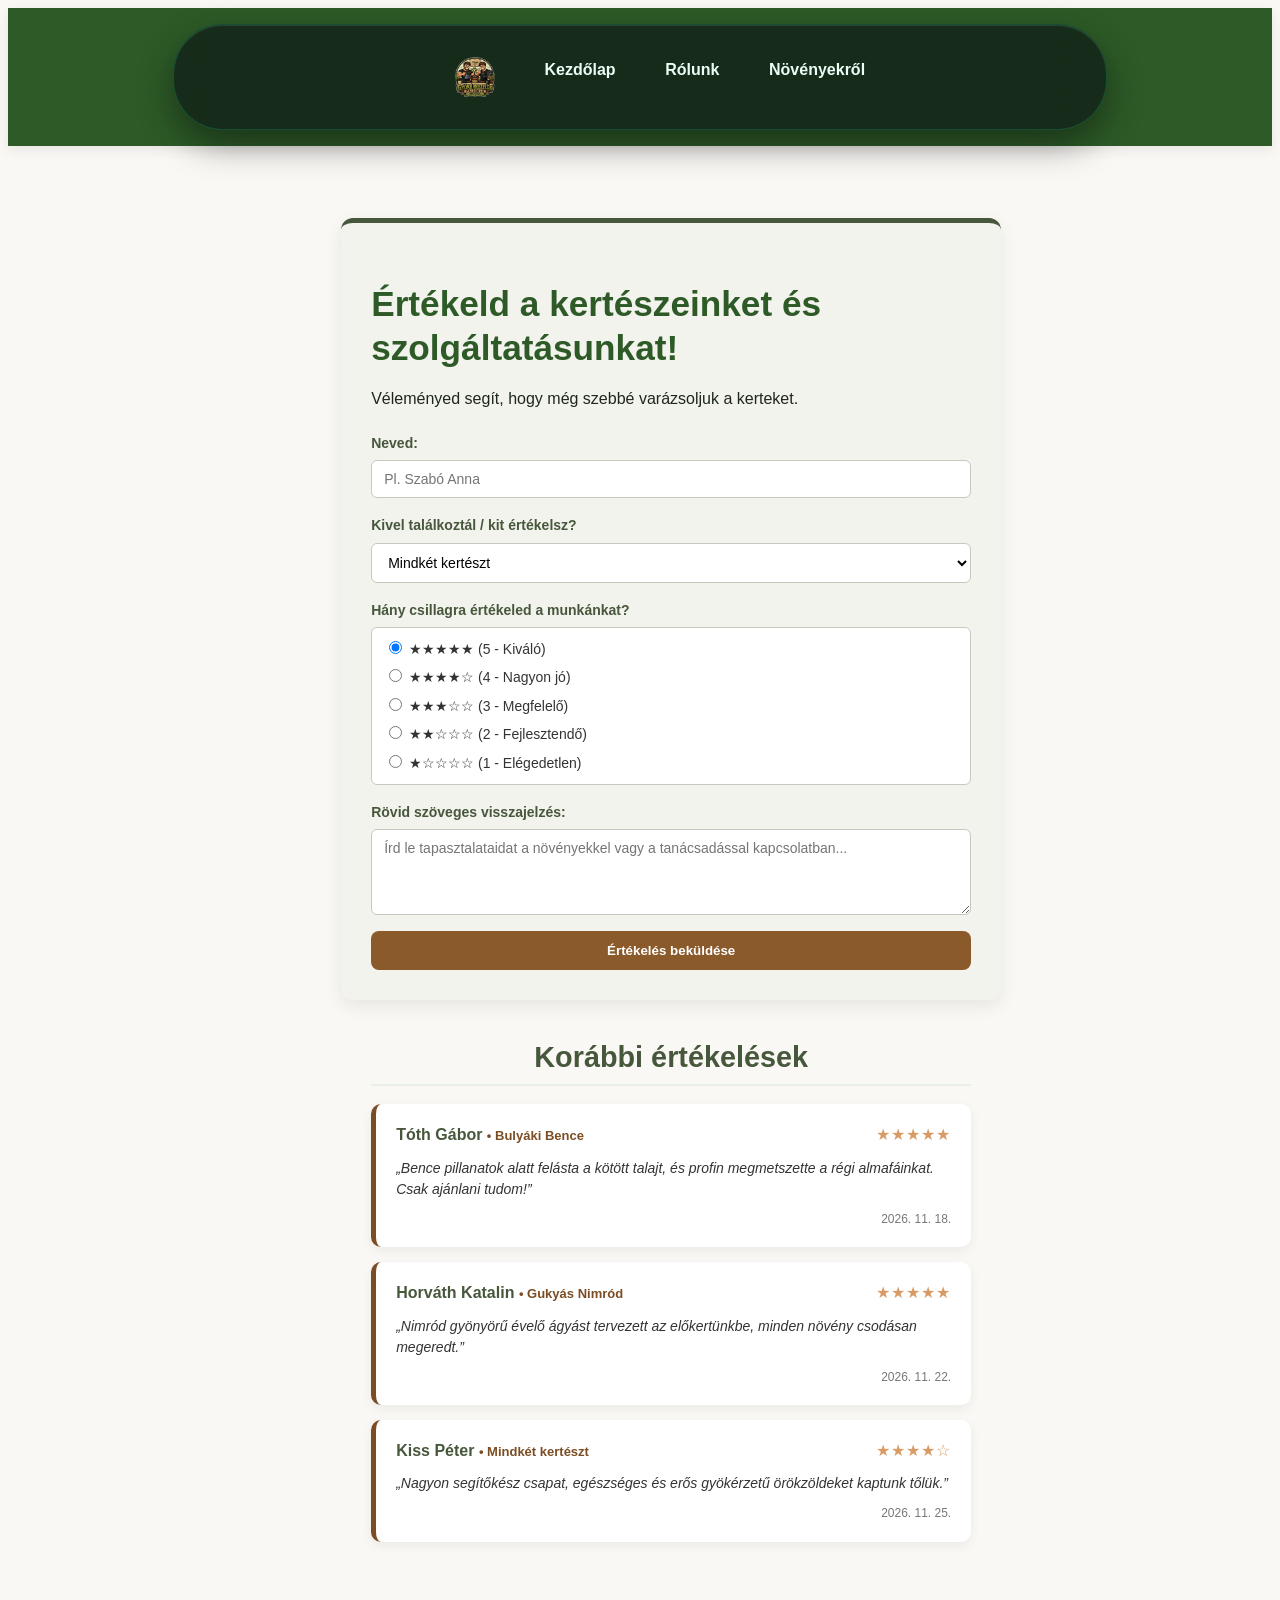
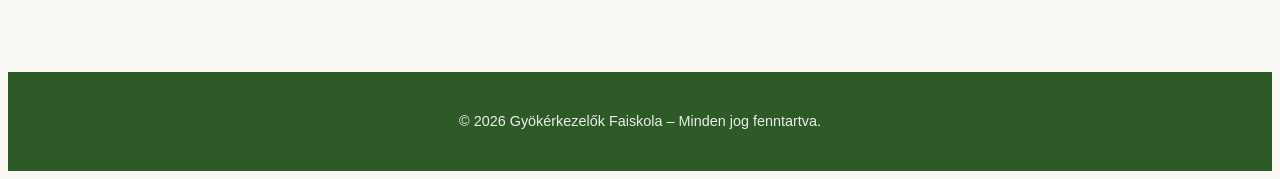
<file: ertekeles.html>
<!DOCTYPE html>
<html lang="hu">

<head>
  <meta charset="UTF-8">
  <meta name="viewport" content="width=device-width, initial-scale=1.0">
  <link rel="stylesheet" href="css/styles.css">
  <title>Gyökérkezelők | Értékelések</title>
</head>

<body>
  <header>
    <nav class="navbar" aria-label="Fő navigáció">
      <ul class="nav-links">
        <a href="index.html" class="logo">
          <img src="logo.png" alt="logo">
        </a>
        <a href="index.html"><strong>Kezdőlap</strong></a>
        <a href="rolunk.html"><strong>Rólunk</strong></a>
        <a href="novenyekrol.html"><strong>Növényekről</strong></a>
      </ul>
    </nav>
  </header>

  <main>
    <section class="ertekeles-szekcio">
      <h1>Értékeld a kertészeinket és szolgáltatásunkat!</h1>
      <p>Véleményed segít, hogy még szebbé varázsoljuk a kerteket.</p>

      <form id="ertekelesForm" class="ertekeles-urlap">
        <div class="urlap-csoport">
          <label for="nev">Neved:</label>
          <input type="text" id="nev" name="nev" placeholder="Pl. Szabó Anna" required>
        </div>

        <div class="urlap-csoport">
          <label for="kertesz">Kivel találkoztál / kit értékelsz?</label>
          <select id="kertesz" name="kertesz">
            <option value="Mindkét kertészt">Mindkét kertészt</option>
            <option value="Bulyáki Bence">Bulyáki Bence (Kertészmérnök)</option>
            <option value="Gulyás Nimród">Gukyás Nimród (Dísznövény szakértő)</option>
          </select>
        </div>

        <div class="urlap-csoport">
          <label>Hány csillagra értékeled a munkánkat?</label>
          <div class="csillag-valaszto">
            <label><input type="radio" name="csillag" value="5" checked> ★★★★★ (5 - Kiváló)</label>
            <label><input type="radio" name="csillag" value="4"> ★★★★☆ (4 - Nagyon jó)</label>
            <label><input type="radio" name="csillag" value="3"> ★★★☆☆ (3 - Megfelelő)</label>
            <label><input type="radio" name="csillag" value="2"> ★★☆☆☆ (2 - Fejlesztendő)</label>
            <label><input type="radio" name="csillag" value="1"> ★☆☆☆☆ (1 - Elégedetlen)</label>
          </div>
        </div>

        <div class="urlap-csoport">
          <label for="uzenet">Rövid szöveges visszajelzés:</label>
          <textarea id="uzenet" name="uzenet" rows="4" placeholder="Írd le tapasztalataidat a növényekkel vagy a tanácsadással kapcsolatban..." required></textarea>
        </div>

        <button type="submit" class="btn">Értékelés beküldése</button>
      </form>

      <div id="visszajelzesDoboz" class="visszajelzes-doboz" style="display: none;">
        <h3>Köszönjük az értékelést, <span id="bekuldoNeve"></span>! 🌱</h3>
        <p>Véleményedet rögzítettük és már láthatod is lentebb a listában.</p>
        <button type="button" class="btn" onclick="ujErtekeles()">Új értékelés írása</button>
      </div>
    </section>

    <section class="korabbi-ertekelesek-szekcio">
      <h2>Korábbi értékelések</h2>
      <div id="ertekelesLista" class="ertekeles-lista"></div>
    </section>
  </main>

  <footer>
    <p>&copy; 2026 Gyökérkezelők Faiskola – Minden jog fenntartva.</p>
  </footer>

  <script>
    const alapErtekelesek = [
      {
        nev: "Tóth Gábor",
        kertesz: "Bulyáki Bence",
        csillag: 5,
        uzenet: "Bence pillanatok alatt felásta a kötött talajt, és profin megmetszette a régi almafáinkat. Csak ajánlani tudom!",
        datum: "2026. 11. 18."
      },
      {
        nev: "Horváth Katalin",
        kertesz: "Gukyás Nimród",
        csillag: 5,
        uzenet: "Nimród gyönyörű évelő ágyást tervezett az előkertünkbe, minden növény csodásan megeredt.",
        datum: "2026. 11. 22."
      },
      {
        nev: "Kiss Péter",
        kertesz: "Mindkét kertészt",
        csillag: 4,
        uzenet: "Nagyon segítőkész csapat, egészséges és erős gyökérzetű örökzöldeket kaptunk tőlük.",
        datum: "2026. 11. 25."
      }
    ];

    function ertekelesekBetoltese() {
      const mentett = localStorage.getItem('gyokerkezelok_ertekelesek_v2');
      const lista = mentett ? JSON.parse(mentett) : alapErtekelesek;
      megjelenites(lista);
    }

    function csillagokGeneralasa(szam) {
      const teli = '★'.repeat(szam);
      const ures = '☆'.repeat(5 - szam);
      return teli + ures;
    }

    function megjelenites(lista) {
      const kontener = document.getElementById('ertekelesLista');
      kontener.innerHTML = '';

      lista.forEach(item => {
        const kartya = document.createElement('article');
        kartya.className = 'ertekeles-kartya';
        kartya.innerHTML = `
          <div class="ertekeles-fejlec">
            <div>
              <strong>${item.nev}</strong>
              <span class="ertekelt-celpont">• ${item.kertesz}</span>
            </div>
            <span class="ertekeles-csillagok">${csillagokGeneralasa(item.csillag)}</span>
          </div>
          <p class="ertekeles-szoveg">„${item.uzenet}”</p>
          <span class="ertekeles-datum">${item.datum}</span>
        `;
        kontener.appendChild(kartya);
      });
    }

    document.getElementById('ertekelesForm').addEventListener('submit', function(e) {
      e.preventDefault();

      const nev = document.getElementById('nev').value;
      const kertesz = document.getElementById('kertesz').value;
      const csillag = parseInt(document.querySelector('input[name="csillag"]:checked').value);
      const uzenet = document.getElementById('uzenet').value;
      const ma = new Date().toLocaleDateString('hu-HU');

      const ujElem = { nev, kertesz, csillag, uzenet, datum: ma };

      const mentett = localStorage.getItem('gyokerkezelok_ertekelesek_v2');
      const lista = mentett ? JSON.parse(mentett) : [...alapErtekelesek];
      lista.unshift(ujElem);

      localStorage.setItem('gyokerkezelok_ertekelesek_v2', JSON.stringify(lista));
      megjelenites(lista);

      document.getElementById('bekuldoNeve').textContent = nev;
      document.getElementById('ertekelesForm').style.display = 'none';
      document.getElementById('visszajelzesDoboz').style.display = 'block';
      this.reset();
    });

    function ujErtekeles() {
      document.getElementById('visszajelzesDoboz').style.display = 'none';
      document.getElementById('ertekelesForm').style.display = 'flex';
    }

    ertekelesekBetoltese();
  </script>
</body>

</html>
</file>
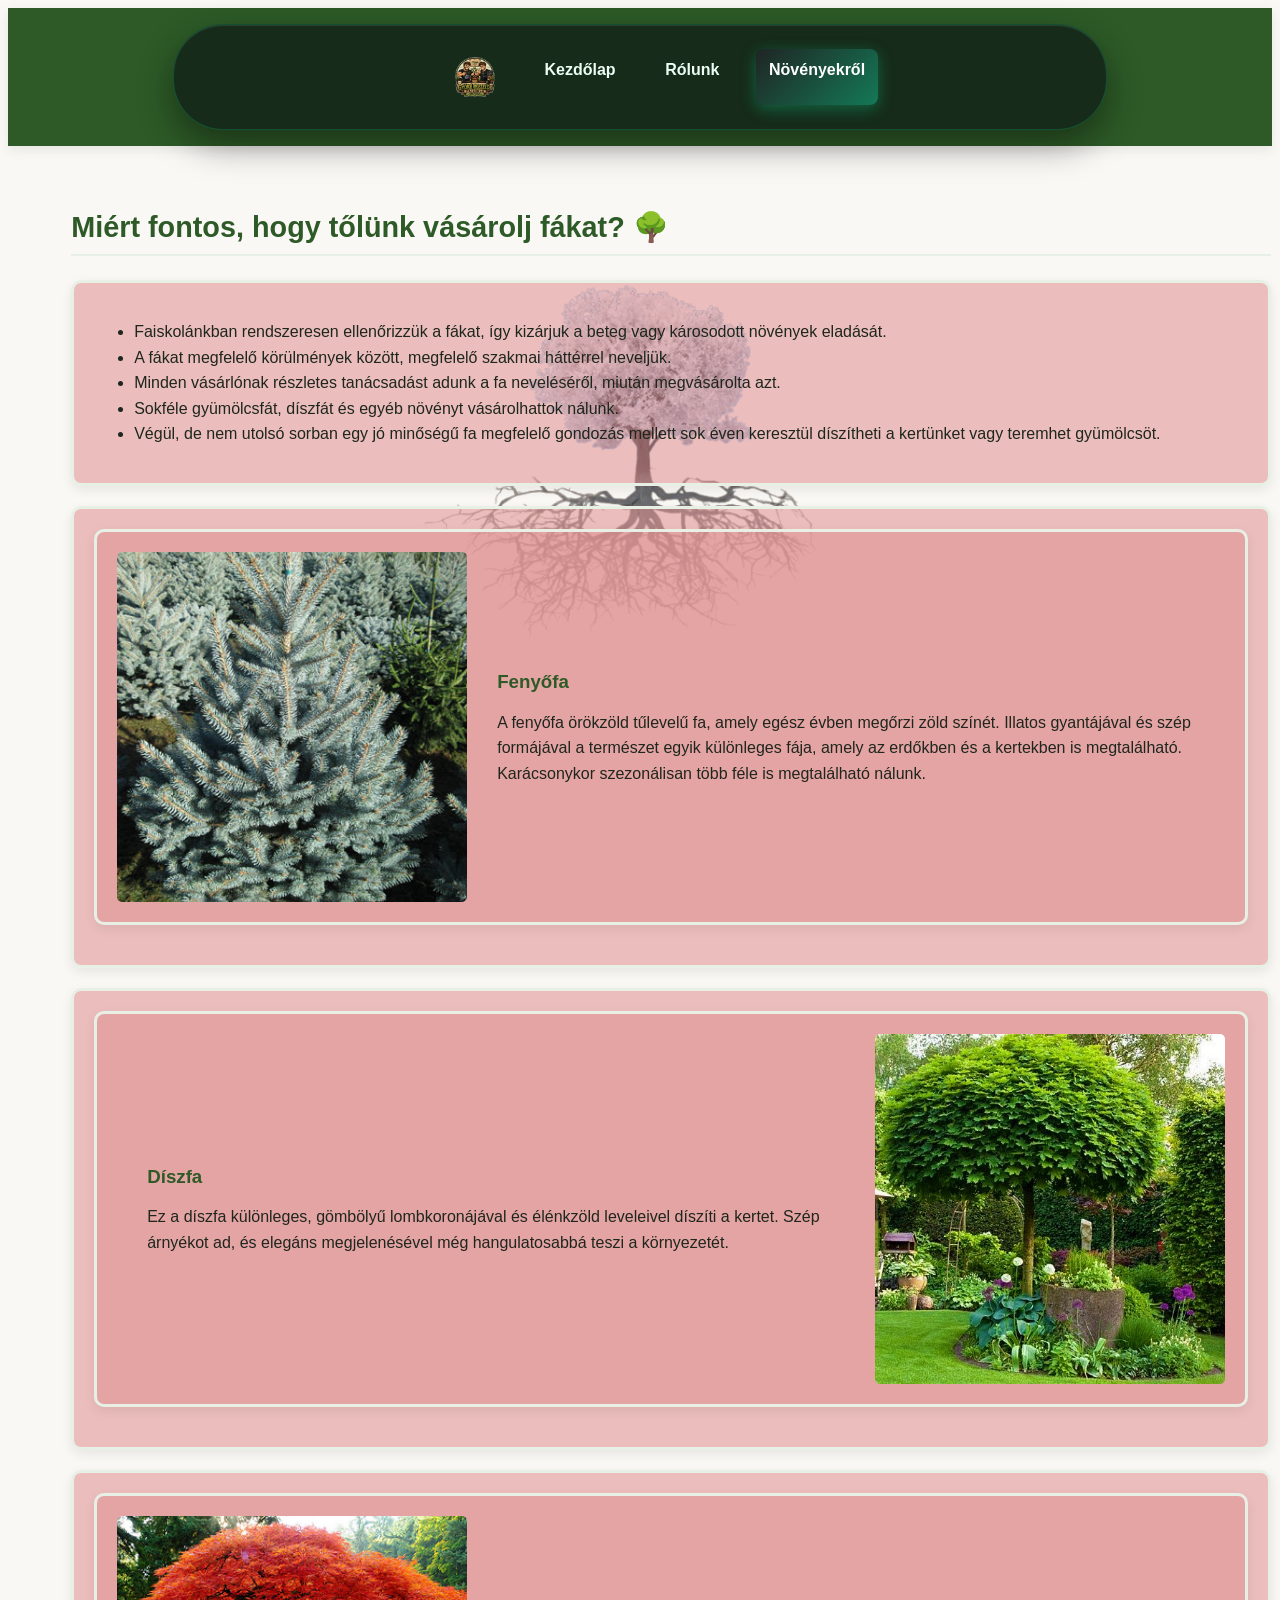
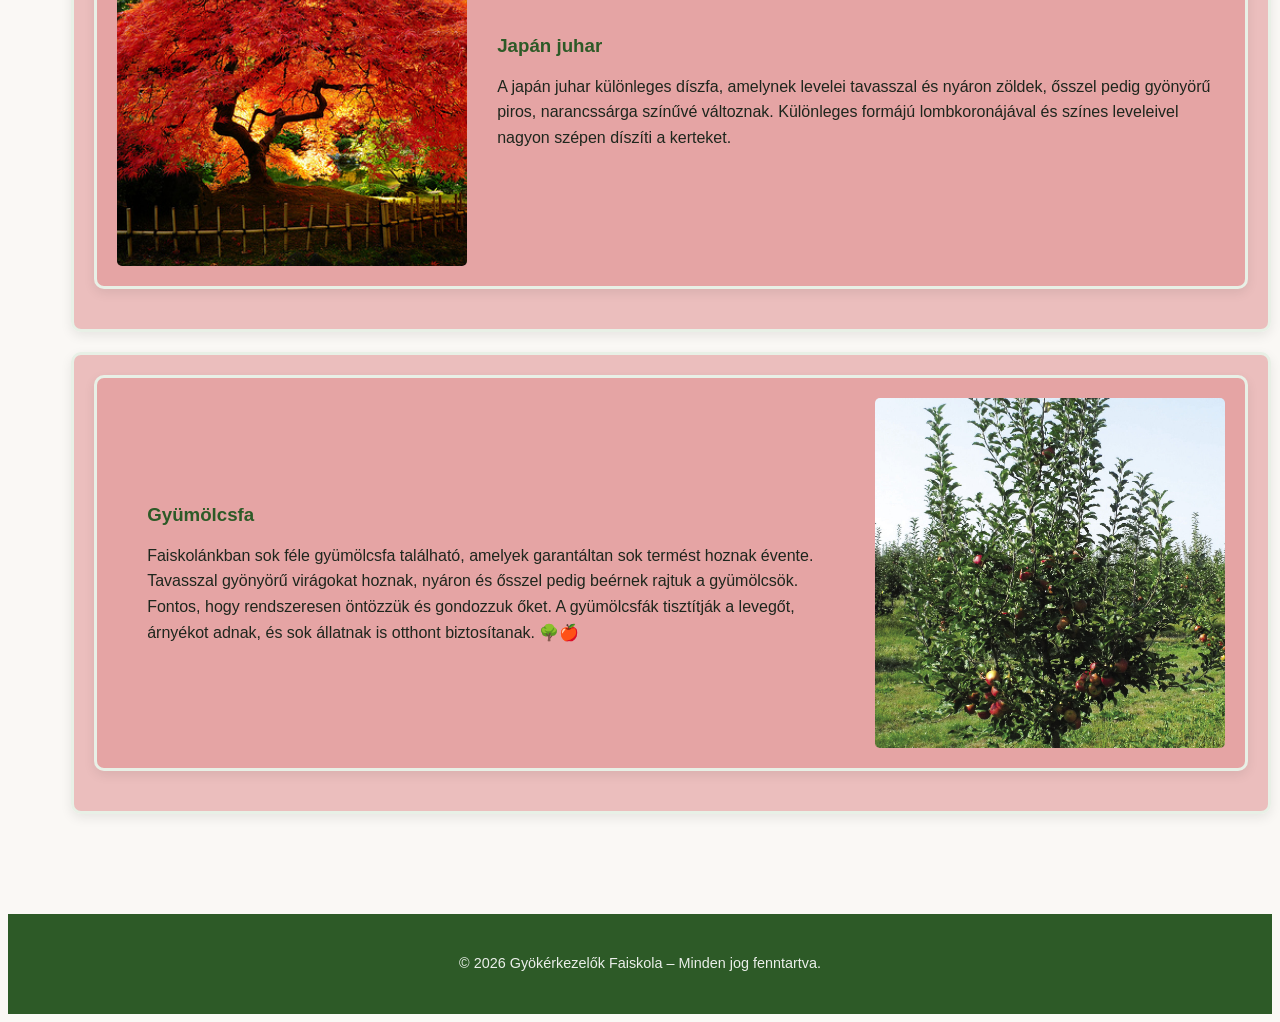
<file: novenyekrol.html>
<!DOCTYPE html>
<html lang="hu">

<head>
  <meta charset="UTF-8">
  <meta name="viewport" content="width=device-width, initial-scale=1.0">
  <title>Növényekről</title>
  <link rel="stylesheet" href="css/styles.css">
</head>

<body>
  <header>
    <nav class="navbar" aria-label="Fő navigáció">
      <ul class="nav-links">
        <a href="index.html" class="logo">
          <img src="logo.png" alt="logo">
        </a>
        <a href="index.html"><strong>Kezdőlap</strong></a>
        <a href="rolunk.html"><strong>Rólunk</strong></a>
        <a href="novenyekrol.html" class="active"><strong>Növényekről</strong></a>
      </ul>
    </nav>
  </header>

  <main>
    <div class="card1">
      <h2>Miért fontos, hogy tőlünk vásárolj fákat? 🌳</h2>
      <section class="grid-container">
        <article class="card">
          <ul>
            <li>Faiskolánkban rendszeresen ellenőrizzük a fákat, így kizárjuk a beteg vagy károsodott növények eladását.
            </li>
            <li>A fákat megfelelő körülmények között, megfelelő szakmai háttérrel neveljük.</li>
            <li>Minden vásárlónak részletes tanácsadást adunk a fa neveléséről, miután megvásárolta azt.</li>
            <li>Sokféle gyümölcsfát, díszfát és egyéb növényt vásárolhattok nálunk.</li>
            <li>Végül, de nem utolsó sorban egy jó minőségű fa megfelelő gondozás mellett sok éven keresztül díszítheti
              a kertünket vagy teremhet gyümölcsöt.</li>
          </ul>
    </div>
    </div>
    </article>

    <div class="card">
      <article class="card">
        <img src="kepek/fenyofa.png" alt="fenyofa">
        <div class="card-body">
          <h3>Fenyőfa</h3>
          <p>A fenyőfa örökzöld tűlevelű fa, amely egész évben megőrzi zöld színét. Illatos gyantájával és szép
            formájával a természet egyik különleges fája, amely az erdőkben és a kertekben is megtalálható. Karácsonykor
            szezonálisan több féle is megtalálható nálunk. </p>
        </div>
        <div class="card-footer">
        </div>
      </article>
    </div>

    <div class="card">
      <article class="card forditott">
        <img src="kepek/diszfa.png" alt="diszfa">
        <div class="card-body">
          <h3>Díszfa</h3>
          <p>Ez a díszfa különleges, gömbölyű lombkoronájával és élénkzöld leveleivel díszíti a kertet. Szép árnyékot
            ad, és elegáns megjelenésével még hangulatosabbá teszi a környezetét. </p>
        </div>
        <div class="card-footer">
        </div>
      </article>
    </div>

    <div class="card">
      <article class="card">
        <img src="kepek/japan_juhar.png" alt="japan_juhar">
        <div class="card-body">
          <h3>Japán juhar</h3>
          <p>A japán juhar különleges díszfa, amelynek levelei tavasszal és nyáron zöldek, ősszel pedig gyönyörű piros,
            narancssárga színűvé változnak. Különleges formájú lombkoronájával és színes leveleivel nagyon szépen
            díszíti a kerteket. </p>
          <div class="card-footer">
          </div>
      </article>
      </section>
    </div>

    
    <div class="card">
      <article class="card forditott">
        <img src="kepek/gyumolcsfa.jpeg" alt="gyümölcsfa">
        <div class="card-body">
          <h3>Gyümölcsfa</h3>
          <p>Faiskolánkban sok féle gyümölcsfa található, amelyek garantáltan sok termést hoznak évente. Tavasszal gyönyörű virágokat hoznak, nyáron és ősszel pedig beérnek rajtuk a gyümölcsök. 
          Fontos, hogy rendszeresen öntözzük és gondozzuk őket. A gyümölcsfák tisztítják a levegőt, árnyékot adnak, és sok állatnak is otthont biztosítanak. 🌳🍎</p>
        </div>
        <div class="card-footer">
        </div>
      </article>
    </div>

  </main>


  <footer>


    <p>&copy; 2026 Gyökérkezelők Faiskola – Minden jog fenntartva.</p>
  </footer>
  <div class="kertesz-kartya-kontener bal-szel" onclick="this.classList.toggle('megforditva')">
    <div class="kertesz-kartya-belso">
      <div class="kertesz-kartya-elolap">
        <img src="buly.png" alt="Bulyáki Bence kertész">
        <span class="kattints-jelveny">Kattints a profilhoz ↻</span>
      </div>
      <div class="kertesz-kartya-hatlap">
        <h3>Bulyáki Bence</h3>
        <p class="titulus">Okleveles kertészmérnök</p>
        <p class="leiras">15 év tapasztalat díszfák és gyümölcstermők nevelésében. A legkeményebb talaj sem akadály.</p>

        <div class="kertesz-statok">
          <div class="stat-sor">
            <div class="stat-fejlec"><span>Strength (Ásás)</span><span>10 / 10</span></div>
            <div class="stat-csik"><div class="stat-toltes" style="width: 100%;"></div></div>
          </div>
          <div class="stat-sor">
            <div class="stat-fejlec"><span>Metszés</span><span>9 / 10</span></div>
            <div class="stat-csik"><div class="stat-toltes" style="width: 90%;"></div></div>
          </div>
          <div class="stat-sor">
            <div class="stat-fejlec"><span>Növényismeret</span><span>8 / 10</span></div>
            <div class="stat-csik"><div class="stat-toltes" style="width: 80%;"></div></div>
          </div>
        </div>

        <a href="ertekeles.html" class="ertekeles-link" onclick="event.stopPropagation()">Értékelj minket! ★</a>
        <span class="vissza-jelveny">Vissza a képre ↺</span>
      </div>
    </div>
  </div>

  <!-- Jobb oldali kertész kártya: Gukyás Nimród -->
  <div class="kertesz-kartya-kontener jobb-szel" onclick="this.classList.toggle('megforditva')">
    <div class="kertesz-kartya-belso">
      <div class="kertesz-kartya-elolap">
        <img src="nimics.png" alt="Gulyás Nimród kertész">
        <span class="kattints-jelveny">Kattints a profilhoz ↻</span>
      </div>
      <div class="kertesz-kartya-hatlap">
        <h3>Gulyás Nimród</h3>
        <p class="titulus">Dísznövény szakértő</p>
        <p class="leiras">Örökzöldek és évelő kertek tervezésével foglalkozom. Minden elültetett magja életre kel.</p>

        <div class="kertesz-statok">
          <div class="stat-sor">
            <div class="stat-fejlec"><span>Strength (Ásás)</span><span>7 / 10</span></div>
            <div class="stat-csik"><div class="stat-toltes" style="width: 70%;"></div></div>
          </div>
          <div class="stat-sor">
            <div class="stat-fejlec"><span>Traktor vezetés</span><span>10 / 10</span></div>
            <div class="stat-csik"><div class="stat-toltes" style="width: 100%;"></div></div>
          </div>
          <div class="stat-sor">
            <div class="stat-fejlec"><span>Kerttervezés</span><span>9 / 10</span></div>
            <div class="stat-csik"><div class="stat-toltes" style="width: 90%;"></div></div>
          </div>
        </div>

        <a href="ertekeles.html" class="ertekeles-link" onclick="event.stopPropagation()">Értékelj minket! ★</a>
        <span class="vissza-jelveny">Vissza a képre ↺</span>
      </div>
    </div>
  </div>
</body>

</html>
</file>
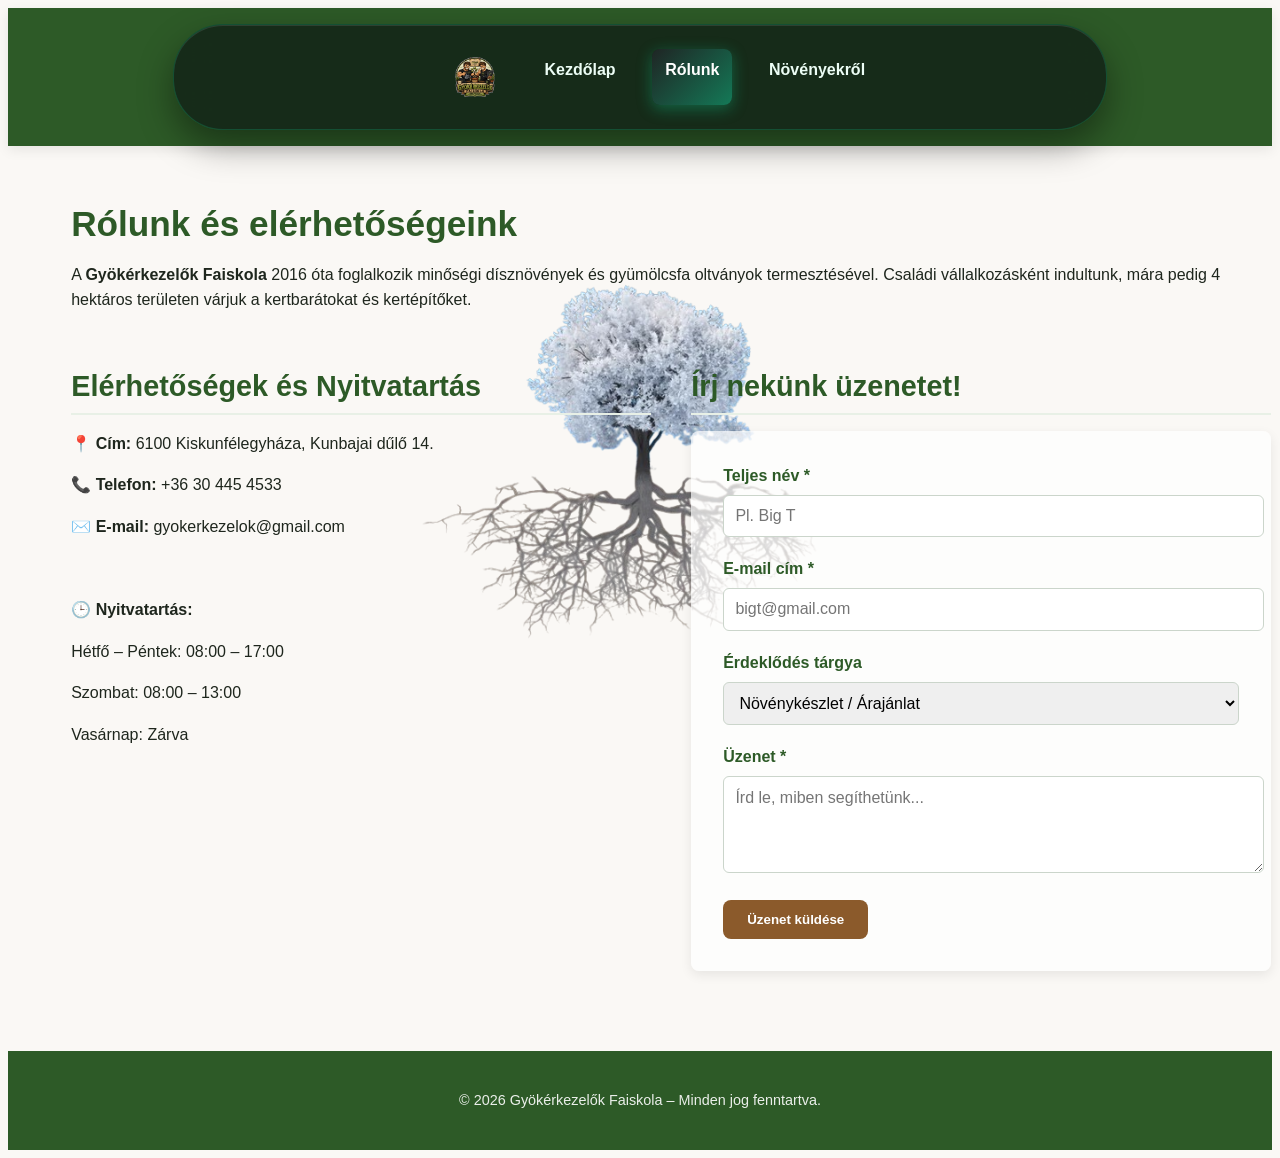
<file: rolunk.html>
<!DOCTYPE html>
<html lang="en">

<head>
  <meta charset="UTF-8">
  <meta name="viewport" content="width=device-width, initial-scale=1.0">
  <link rel="stylesheet" href="css/styles.css">
  <title>Rólunk</title>
</head>

<body>

  <header>
    <nav class="navbar" aria-label="Fő navigáció">
      <ul class="nav-links">
        <a href="index.html" class="logo">
          <img src="logo.png" alt="logo">
        </a>
        <a href="index.html"><strong>Kezdőlap</strong></a>
        <a href="rolunk.html" class="active"><strong>Rólunk</strong></a>
        <a href="novenyekrol.html"><strong>Növényekről</strong></a>
      </ul>
    </nav>
  </header>
  <main>
    <h1>Rólunk és elérhetőségeink</h1>
    <p>A <strong>Gyökérkezelők Faiskola</strong> 2016 óta foglalkozik minőségi dísznövények és gyümölcsfa oltványok
      termesztésével. Családi vállalkozásként indultunk, mára pedig 4 hektáros területen várjuk a kertbarátokat és
      kertépítőket.</p>

    <section class="contact-wrapper">
      <div>
        <h2>Elérhetőségek és Nyitvatartás</h2>
        <div info-banner>
          <p><strong>📍 Cím:</strong> 6100 Kiskunfélegyháza, Kunbajai dűlő 14.</p>
          <p><strong>📞 Telefon:</strong> +36 30 445 4533</p>
          <p><strong>✉️ E-mail:</strong> gyokerkezelok@gmail.com</p>
          <br>
          <p><strong>🕒 Nyitvatartás:</strong></p>
          <p>Hétfő – Péntek: 08:00 – 17:00</p>
          <p>Szombat: 08:00 – 13:00</p>
          <p>Vasárnap: Zárva</p>
        </div>
      </div>

      <div>
        <h2>Írj nekünk üzenetet!</h2>
        <form class="contact-form" action="mailto:gyokerkezelok@gmail.com" method="post" enctype="text/plain">
          <div class="form-group">
            <label for="nev">Teljes név *</label>
            <input type="text" id="nev" name="nev" placeholder="Pl. Big T" required>
          </div>

          <div class="form-group">
            <label for="email">E-mail cím *</label>
            <input type="email" id="email" name="email" placeholder="bigt@gmail.com" required>
          </div>

          <div class="form-group">
            <label for="tema">Érdeklődés tárgya</label>
            <select id="tema" name="tema">
              <option value="keszlet">Növénykészlet / Árajánlat</option>
              <option value="szaktanacsadas">Kertészeti szaktanácsadás</option>
              <option value="egyeb">Egyéb kérdés</option>
            </select>
          </div>

          <div class="form-group">
            <label for="uzenet">Üzenet *</label>
            <textarea id="uzenet" name="uzenet" rows="4" placeholder="Írd le, miben segíthetünk..." required></textarea>
          </div>

          <button type="submit" class="btn">Üzenet küldése</button>
        </form>
      </div>
    </section>
  </main>

  <footer>
    <p>&copy; 2026 Gyökérkezelők Faiskola – Minden jog fenntartva.</p>
  </footer>
  <div class="kertesz-kartya-kontener bal-szel" onclick="this.classList.toggle('megforditva')">
    <div class="kertesz-kartya-belso">
      <div class="kertesz-kartya-elolap">
        <img src="buly.png" alt="Bulyáki Bence kertész">
        <span class="kattints-jelveny">Kattints a profilhoz ↻</span>
      </div>
      <div class="kertesz-kartya-hatlap">
        <h3>Bulyáki Bence</h3>
        <p class="titulus">Okleveles kertészmérnök</p>
        <p class="leiras">15 év tapasztalat díszfák és gyümölcstermők nevelésében. A legkeményebb talaj sem akadály.</p>

        <div class="kertesz-statok">
          <div class="stat-sor">
            <div class="stat-fejlec"><span>Strength (Ásás)</span><span>10 / 10</span></div>
            <div class="stat-csik"><div class="stat-toltes" style="width: 100%;"></div></div>
          </div>
          <div class="stat-sor">
            <div class="stat-fejlec"><span>Metszés</span><span>9 / 10</span></div>
            <div class="stat-csik"><div class="stat-toltes" style="width: 90%;"></div></div>
          </div>
          <div class="stat-sor">
            <div class="stat-fejlec"><span>Növényismeret</span><span>8 / 10</span></div>
            <div class="stat-csik"><div class="stat-toltes" style="width: 80%;"></div></div>
          </div>
        </div>

        <a href="ertekeles.html" class="ertekeles-link" onclick="event.stopPropagation()">Értékelj minket! ★</a>
        <span class="vissza-jelveny">Vissza a képre ↺</span>
      </div>
    </div>
  </div>

  <!-- Jobb oldali kertész kártya: Gukyás Nimród -->
  <div class="kertesz-kartya-kontener jobb-szel" onclick="this.classList.toggle('megforditva')">
    <div class="kertesz-kartya-belso">
      <div class="kertesz-kartya-elolap">
        <img src="nimics.png" alt="Gulyás Nimród kertész">
        <span class="kattints-jelveny">Kattints a profilhoz ↻</span>
      </div>
      <div class="kertesz-kartya-hatlap">
        <h3>Gulyás Nimród</h3>
        <p class="titulus">Dísznövény szakértő</p>
        <p class="leiras">Örökzöldek és évelő kertek tervezésével foglalkozom. Minden elültetett magja életre kel.</p>

        <div class="kertesz-statok">
          <div class="stat-sor">
            <div class="stat-fejlec"><span>Strength (Ásás)</span><span>7 / 10</span></div>
            <div class="stat-csik"><div class="stat-toltes" style="width: 70%;"></div></div>
          </div>
          <div class="stat-sor">
            <div class="stat-fejlec"><span>Traktor vezetés</span><span>10 / 10</span></div>
            <div class="stat-csik"><div class="stat-toltes" style="width: 100%;"></div></div>
          </div>
          <div class="stat-sor">
            <div class="stat-fejlec"><span>Kerttervezés</span><span>9 / 10</span></div>
            <div class="stat-csik"><div class="stat-toltes" style="width: 90%;"></div></div>
          </div>
        </div>

        <a href="ertekeles.html" class="ertekeles-link" onclick="event.stopPropagation()">Értékelj minket! ★</a>
        <span class="vissza-jelveny">Vissza a képre ↺</span>
      </div>
    </div>
  </div>

</body>

</html>

</body>

</html>
</file>
<file: css/styles.css>
:root {
    --primary-green: #2d5a27;
    --secondary-green: #4a7c44;
    --light-green: #e8f0e6;
    --accent-brown: #8b5a2b;
    --cream-bg: #faf8f5;
    --text-dark: #1e261d;
    --text-light: #ffffff;
    --shadow: 0 4px 12px rgba(0, 0, 0, 0.08);
    --radius: 8px;
}



 
body {
    background-image: url('../kepek/fejlec-removebg-preview.png');
    background-repeat: no-repeat;
    background-position: center center;
    background-size: 30%;
    background-attachment: fixed;
    background-size: 500px;
    font-family: ‘Segoe UI’, Roboto, Helvetica, Arial, sans-serif;
    background-color: var(--cream-bg);
    color: var(--text-dark);
    line-height: 1.6;
    display: flex;
    flex-direction: column;
    min-height: 100vh;
}

img {
    max-width: 110%;
    height: auto;
    display: block;
}

a {
    text-decoration: none;
    color: inherit;
    text-align: center;
    
}

/* === FEJLÉC ÉS NAVIGÁCIÓ === */
header {
    background-color: var(--primary-green);
    color: var(--text-light);
    padding: 1rem 5%;
    position: sticky;
    top: 0;
    z-index: 1000;
    box-shadow: var(--shadow);
}

.navbar {
    display: flex;
    justify-content: center;
    align-items: center;
    max-width: 900px;
    gap: 1.5rem;
    margin: 0 auto;
    padding: 0.5rem 1rem;
    background: rgba(15, 28, 22, 0.75);
    backdrop-filter: blur(16px);
    -webkit-backdrop-filter: blur(16px);
    border: 1px solid rgba(16, 185, 129, 0.25);
    border-radius: 50px;
    box-shadow: 0 15px 35px rgba(0, 0, 0, 0.4), inset 0 1px 0 rgba(255, 255, 255, 0.1);
    position: sticky;
    top: 20px;
    z-index: 1000;
    transition: all 0.4s cubic-bezier(0.16, 1, 0.3, 1);
}

.logo {
    justify-content: left;
    font-size: 1.5rem;
    font-weight: 700;
    letter-spacing: 0.5px;
    display: flex;
    align-items: center;
    gap: 0.5rem;
    text-decoration: none;
    -webkit-text-fill-color: transparent;
    transition: transform 0.3s ease;
}

.nav-links {
    list-style: none;
    display: flex;
    gap: 1.5rem;
}

.nav-links a {
    padding: 0.5rem 0.8rem;
    border-radius: var(--radius);
    font-weight: 500;
    transition: background-color 0.3s ease;
    position: relative;
    display: inline-block;
    color: #ecfdf5;
    text-decoration: none;
    overflow: hidden;
    transition: all 0.3s cubic-bezier(0.25, 0.8, 0.25, 1);
}

.nav-links a:hover {
    background-color: rgb(8, 51, 8);
    color: #ffffff;
    transform: translateY(-2px);
    box-shadow: 0 5px 15px rgba(16, 185, 129, 0.25);
}
.nav-links a.active {
    background-color: var(--secondary-green);
    background: linear-gradient(135deg, #1f2524, #147957);
    color: #ffffff;
    box-shadow: 0 4px 15px rgba(16, 185, 129, 0.4);
}

/* === FŐ TARTALMI TERÜLET === */
main {
    flex: 1;
    max-width: 1200px;
    width: 100%;
    margin: 0 auto;
    padding: 2rem 5%;
}

h1,
h2,
h3 {
    font-weight: bold;
    color: var(--primary-green);
    margin-bottom: 1rem;
    line-height: 1.25;
}

h1 {
    font-size: 2.2rem;
}

h2 {
    font-size: 1.8rem;
    border-bottom: 2px solid var(--light-green);
    padding-bottom: 0.5rem;
    margin-top: 2rem;
}

.btn {
    display: inline-block;
    background-color: var(--accent-brown);
    color: var(--text-light);
    padding: 0.75rem 1.5rem;
    border-radius: var(--radius);
    font-weight: 600;
    border: none;
    cursor: pointer;
    transition: background-color 0.3s ease, transform 0.2s ease;
}

.btn:hover {
    background-color: #6f4620;
    transform: translateY(-2px);
}

/* === HERO SZEKCIÓ (FŐOLDAL) === */
.hero {
    background: linear-gradient(rgba(30, 58, 27, 0.75), rgba(30, 58, 27, 0.75)),
        url(‘https://unsplash.com’) center/cover no-repeat;
    color: var(--text-light);
    padding: 4.5rem 2rem;
    border-radius: var(--radius);
    text-align: center;
    margin-bottom: 2.5rem;
}

.hero h1 {
    color: var(--text-light);
    font-size: 2.6rem;
    margin-bottom: 1rem;
}

.hero p {
    font-size: 1.15rem;
    max-width: 650px;
    margin: 0 auto 1.8rem auto;
}

.grid-container {
display: grid;
grid-template-columns: repeat(1, 2fr);
gap: 1.8rem;
margin-top: 1.5rem;
}



.card {
display: flex; 
align-items: center;
gap: 30px; 
margin-bottom: 20px;
background-color: rgba(224, 144, 144, 0.548);
border-radius: 10px;
overflow: hidden;
box-shadow: var(--shadow);
border: 3px solid var(--light-green);
display: flex;
border-radius: 10px;
padding: 20px;
}

.kartya:nth-child(even) {
  flex-direction: row-reverse;
}

.card img {
width: 350px;
height: 350px;
object-fit: cover;
border-radius: 5px;
flex-shrink: 0;    
}
.card.forditott, .card.forditott h3 {
  flex-direction: row-reverse;

}
.card.forditott p{
    text-align: left;
}


.card-content {
padding: 1.4rem;
flex: 1;
display: flex;
flex-direction: column;
}

.card-tag {
display: inline-block;
background-color: var(--light-green);
color: var(--primary-green);
font-size: 0.8rem;
font-weight: 700;
padding: 0.25rem 0.6rem;
border-radius: 4px;
margin-bottom: 0.6rem;
align-self: flex-start;
}

.card-price {
margin-top: auto;
padding-top: 1rem;
font-weight: 700;
color: var(--accent-brown);
font-size: 1.1rem;
}
@media (max-width: 768px) {
  .kartya, 
  .kartya:nth-child(even) {
    flex-direction: column;
    text-align: center;
  }

  .kartya img {
    width: 100%;
    height: auto;
  }
}

/* === KIEMELT INFORMÁCIÓS DOBOZ === */
.info-banner {
background-color: var(--light-green);
padding: 2rem;
border-radius: var(--radius);
border-left: 6px solid var(--primary-green);
margin: 2.5rem 0;
}

/* === KAPCSOLATI ŰRLAP (RÓLUNK OLDAL) === */
.contact-wrapper {
display: grid;
grid-template-columns: 1fr 1fr;
gap: 2.5rem;
margin-top: 1.5rem;
}

.contact-form {
background-color: #ffffffaf;
padding: 2rem;
border-radius: var(--radius);
box-shadow: var(--shadow);
}

.form-group {
margin-bottom: 1.2rem;
}

.form-group label {
display: block;
font-weight: 600;
margin-bottom: 0.4rem;
color: var(--primary-green);
}

.form-group input,
.form-group select,
.form-group textarea {
width: 100%;
padding: 0.7rem;
border: 1px solid #cbd5cb;
border-radius: 6px;
font-family: inherit;
font-size: 1rem;
}

.form-group input:focus,
.form-group select:focus,
.form-group textarea:focus {
outline: none;
border-color: var(--primary-green);
}

/* === LÁBLÉC === */
footer {
background-color: var(--primary-green);
color: var(--text-light);
text-align: center;
padding: 1.5rem 5%;
margin-top: 3rem;
}

footer p {
font-size: 0.9rem;
opacity: 0.9;
}


@media (max-width: 900px) {
.grid-container {
grid-template-columns: repeat(2, 1fr);
}
}

@media (max-width: 650px) {
.navbar {
flex-direction: column;
gap: 1rem;
}

.nav-links {
gap: 0.8rem;
}

.hero h1 {
font-size: 1.9rem;
}

.grid-container,
.contact-wrapper {
grid-template-columns: 1fr;
}
}
.navbar:hover {
    border-color: rgba(16, 185, 129, 0.5);
    box-shadow: 0 20px 40px rgba(0, 0, 0, 0.5), 0 0 25px rgba(16, 185, 129, 0.15);
}

.logo:hover {
    transform: scale(1.04);
}

.nav-links a::before {
    content: "";
    position: absolute;
    top: 0;
    left: 100%;
    width: 100%;
    height: 100%;
    background: linear-gradient(120deg, transparent, rgba(52, 211, 153, 0.4), transparent);
    transition: all 0.6s ease;
}

.nav-links a:hover::before {
    left: 100%;
}
.logo img {
    height: 40px;
    width: auto;
    display: block;
    transition: transform 0.3s ease, filter 0.3s ease;
}

.logo:hover img {
    filter: drop-shadow(0 0 8px rgba(52, 211, 153, 0.6));
}
/* Kártyák rögzítése a képernyő két szélén */
.kertesz-kartya-kontener {
  position: fixed;
  top: 50%;
  transform: translateY(-50%);
  width: 225px;
  height: 440px;
  perspective: 1000px;
  cursor: pointer;
  z-index: 999;
  font-family: sans-serif;
}

.bal-szel {
  left: 20px;
}

.jobb-szel {
  right: 20px;
}

/* A forgó belső rész */
.kertesz-kartya-belso {
  position: relative;
  width: 100%;
  height: 100%;
  text-align: center;
  transition: transform 0.6s cubic-bezier(0.4, 0.2, 0.2, 1);
  transform-style: preserve-3d;
  box-shadow: 0 8px 20px rgba(0, 0, 0, 0.15);
  border-radius: 12px;
}

/* Kattintáskor megfordul */
.kertesz-kartya-kontener.megforditva .kertesz-kartya-belso {
  transform: rotateY(180deg);
}

/* Előlap és hátlap közös stílusa */
.kertesz-kartya-elolap,
.kertesz-kartya-hatlap {
  position: absolute;
  width: 100%;
  height: 100%;
  -webkit-backface-visibility: hidden;
  backface-visibility: hidden;
  border-radius: 12px;
  overflow: hidden;
  box-sizing: border-box;
}

/* Előlap */
.kertesz-kartya-elolap {
  background-color: #46573b;
}

.kertesz-kartya-elolap img {
  width: 100%;
  height: 100%;
  object-fit: cover;
  display: block;
}

.kattints-jelveny {
  position: absolute;
  bottom: 14px;
  left: 50%;
  transform: translateX(-50%);
  background-color: #7c4d25;
  color: #ffffff;
  font-size: 12px;
  padding: 6px 14px;
  border-radius: 20px;
  white-space: nowrap;
  box-shadow: 0 2px 6px rgba(0, 0, 0, 0.3);
}

/* Hátlap */
.kertesz-kartya-hatlap {
  background-color: #46573b;
  color: #ffffff;
  transform: rotateY(180deg);
  padding: 22px 16px 16px 16px;
  display: flex;
  flex-direction: column;
  align-items: center;
  border: 2px solid #7c4d25;
}

.kertesz-kartya-hatlap h3 {
  margin: 0 0 4px 0;
  font-size: 19px;
  color: #ffffff;
}

.kertesz-kartya-hatlap .titulus {
  margin: 0 0 12px 0;
  font-size: 11px;
  font-weight: bold;
  color: #e8c7b8;
  text-transform: uppercase;
  letter-spacing: 0.5px;
}

.kertesz-kartya-hatlap .leiras {
  margin: 0;
  font-size: 13px;
  line-height: 1.45;
  color: #f3f3ee;
}

/* Statisztikák blokk a kártya alján */
.kertesz-statok {
  width: 100%;
  margin-top: auto; /* Ez tolja le a kártya aljára */
  margin-bottom: 12px;
  padding-top: 12px;
  border-top: 1px solid rgba(232, 199, 184, 0.25);
  display: flex;
  flex-direction: column;
  gap: 8px;
}

.stat-sor {
  width: 100%;
  text-align: left;
}

.stat-fejlec {
  display: flex;
  justify-content: space-between;
  font-size: 11px;
  font-weight: bold;
  color: #e8c7b8;
  margin-bottom: 3px;
  text-transform: uppercase;
  letter-spacing: 0.4px;
}

.stat-csik {
  width: 100%;
  height: 7px;
  background-color: rgba(0, 0, 0, 0.3);
  border-radius: 4px;
  overflow: hidden;
}

.stat-toltes {
  height: 100%;
  background-color: #d99b66; /* Meleg aranybarna kiemelés */
  border-radius: 4px;
}

.vissza-jelveny {
  font-size: 11px;
  color: #e8c7b8;
  opacity: 0.85;
}

/* Kisebb kijelzőkön elrejtjük */
@media (max-width: 1280px) {
  .kertesz-kartya-kontener {
    display: none;
  }
}
/* Értékelj minket link a kártya hátlapján */
.ertekeles-link {
  display: inline-block;
  width: 100%;
  padding: 7px 0;
  margin-bottom: 8px;
  background-color: #7c4d25;
  color: #ffffff;
  text-decoration: none;
  font-size: 12px;
  font-weight: bold;
  border-radius: 6px;
  transition: background-color 0.2s ease;
}

.ertekeles-link:hover {
  background-color: #965d2d;
}

/* Értékelés oldal (ertekeles.html) űrlap stílusa */
.ertekeles-szekcio {
  max-width: 600px;
  margin: 40px auto;
  padding: 30px;
  background-color: #f3f3ee;
  border-radius: 12px;
  box-shadow: 0 6px 18px rgba(0, 0, 0, 0.08);
  border-top: 5px solid #46573b;
}

.ertekeles-urlap {
  display: flex;
  flex-direction: column;
  gap: 16px;
  margin-top: 20px;
}

.urlap-csoport {
  display: flex;
  flex-direction: column;
  text-align: left;
  gap: 6px;
}

.urlap-csoport label {
  font-weight: bold;
  color: #46573b;
  font-size: 14px;
}

.urlap-csoport input[type="text"],
.urlap-csoport select,
.urlap-csoport textarea {
  padding: 10px 12px;
  border: 1px solid #c5c9be;
  border-radius: 6px;
  font-size: 14px;
  font-family: inherit;
  background-color: #ffffff;
}

.csillag-valaszto {
  display: flex;
  flex-direction: column;
  gap: 6px;
  background-color: #ffffff;
  padding: 10px 12px;
  border-radius: 6px;
  border: 1px solid #c5c9be;
}

.csillag-valaszto label {
  font-weight: normal;
  color: #333333;
  cursor: pointer;
}

/* Visszajelző üzenet doboz */
.visszajelzes-doboz {
  margin-top: 25px;
  padding: 25px;
  background-color: #46573b;
  color: #ffffff;
  border-radius: 10px;
  text-align: center;
}

.visszajelzes-doboz h3 {
  margin-top: 0;
  color: #e8c7b8;
}

.bekuldott-szoveg {
  font-style: italic;
  background-color: rgba(255, 255, 255, 0.1);
  padding: 12px;
  border-radius: 6px;
  margin: 15px 0 20px 0;
}
/* Korábbi értékelések szekció és kártyák */
.korabbi-ertekelesek-szekcio {
  max-width: 600px;
  margin: 30px auto 50px auto;
}

.korabbi-ertekelesek-szekcio h2 {
  color: #46573b;
  margin-bottom: 18px;
  text-align: center;
}

.ertekeles-lista {
  display: flex;
  flex-direction: column;
  gap: 15px;
}

.ertekeles-kartya {
  background-color: #ffffff;
  border-left: 5px solid #7c4d25;
  padding: 18px 20px;
  border-radius: 10px;
  box-shadow: 0 4px 12px rgba(0, 0, 0, 0.06);
  text-align: left;
}

.ertekeles-fejlec {
  display: flex;
  justify-content: space-between;
  align-items: center;
  flex-wrap: wrap;
  gap: 8px;
  margin-bottom: 10px;
}

.ertekeles-fejlec strong {
  color: #46573b;
  font-size: 16px;
}

.ertekelt-celpont {
  font-size: 13px;
  color: #7c4d25;
  font-weight: bold;
}

.ertekeles-csillagok {
  color: #d99b66;
  font-size: 16px;
  letter-spacing: 1px;
}

.ertekeles-szoveg {
  margin: 0 0 10px 0;
  color: #333333;
  font-size: 14px;
  line-height: 1.5;
  font-style: italic;
}

.ertekeles-datum {
  display: block;
  font-size: 12px;
  color: #777777;
  text-align: right;
}
</file>
